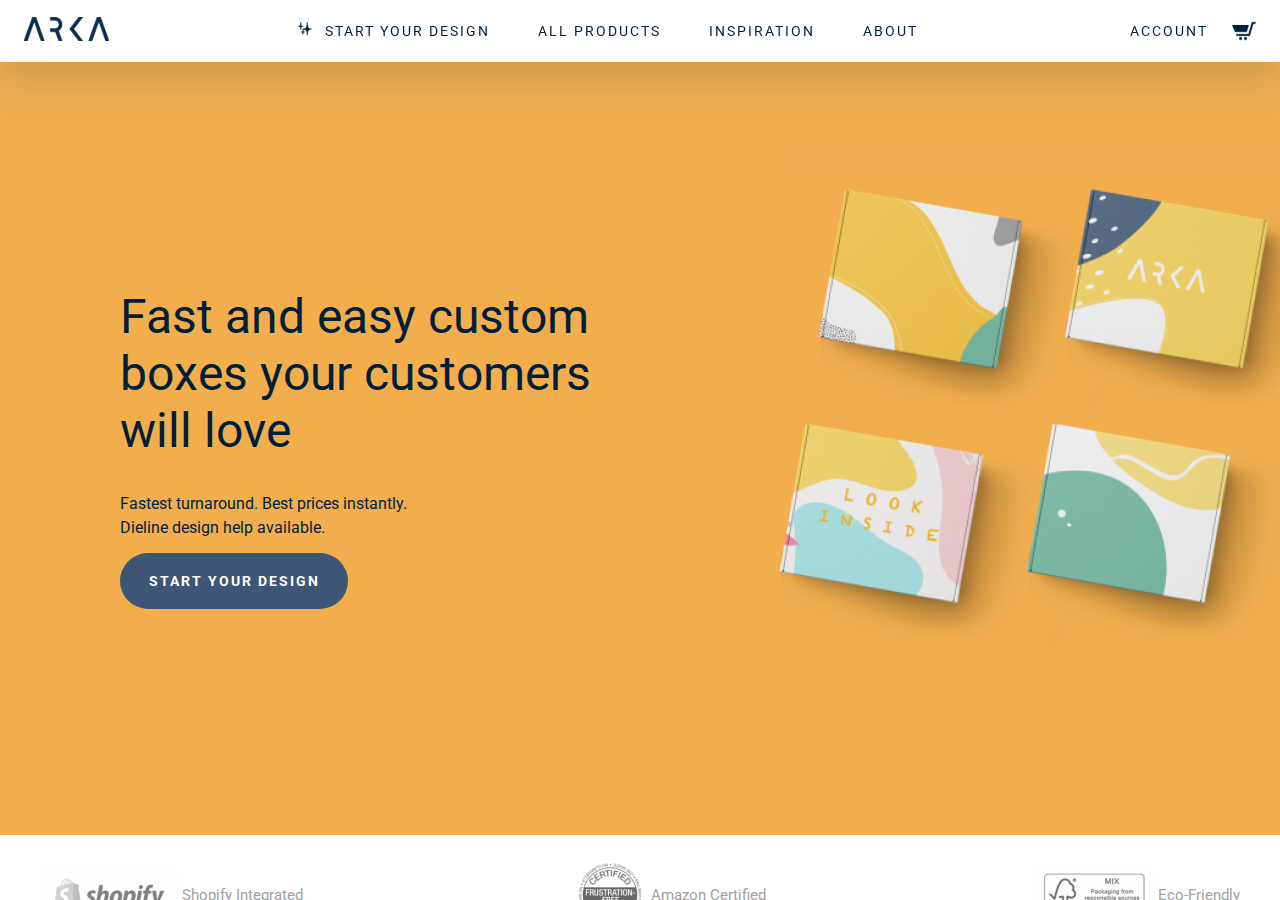
<file: index.html>
<!DOCTYPE html>
<html lang="en">
  <head>
    <meta charset="UTF-8" />
    <meta http-equiv="X-UA-Compatible" content="IE=edge" />
    <meta name="viewport" content="width=device-width, initial-scale=1.0" />
    <title>Trainee program</title>
    <link
      rel="apple-touch-icon"
      sizes="180x180"
      href="src/images/apple-touch-icon.png"
    />
    
    <link
      rel="icon"
      type="image/png"
      sizes="32x32"
      href="src/images/favicon-16x16.png"
    />
    <link
      rel="icon"
      type="image/png"
      sizes="16x16"
      href="src/images/favicon-16x16.png"
    />
    <link rel="manifest" href="src/site.webmanifest" />
    <link rel="stylesheet" href="src/css/main.css">
    <link rel="stylesheet" href="src/css/header.css">
    <link rel="stylesheet" href="src/css/footer.css">
    <link rel="stylesheet" href="src/css/hero.css">
    <link rel="stylesheet" href="src/css/content.css">
    <link rel="stylesheet" href="src/css/reviews.css">
  </head>
  <body>
    <header>
        <div class="header-logo">
            <img src="./src/images/ARCA_LOGO.svg" alt="ARCA" />
        </div>
        <div class="header-links">
            <a href="#">
                <img src="./src/images/header_decoration.svg" alt="✨" />
                start your design
            </a>
            <a href="#">all products</a>
            <a href="#">inspiration</a>
            <a href="#">about</a>
        </div>
        <div class="header-personal-links">
            <a>account</a>
            <img src="./src/images/header_cart_icon.svg" alt="shopping cart" />
        </div>
    </header>
    <div class="app">
      <main>
        <div class="hero">
          <section class="homep">
            <div class="hero-container">
            <div class="hero-image-container">
              <img src="./src/images/heroimg.png">
            </div>
            <div class="hero-content">
              <h1 class="fast-hero">
              Fast and easy custom boxes your customers will love</h1>
              <p class="fastest-hero">
              Fastest turnaround. Best prices instantly. Dieline design help available.</p>
              <button>Start your design</button>
            </div>
            </div>
          </section>
          <section class="hero-bottom-content">
            <div class="inner-wrapper">
              <div class="hero-bottom-shopify">
                <img src="./src/images/logo3.svg">
                <p>Shopify Integrated</p>
              </div>
              <div class="hero-bottom-shopify">
                <img src="./src/images/logo2.svg">
                <p>Amazon Certified</p>
              </div>
              <div class="hero-bottom-shopify">
                <img src="./src/images/logo1.svg">
                <p>Eco-Friendly</p>
              </div>
            </div>
          </section>
        </div>
            <div class="content">
          <section class="products">
            <div class="content-top-wrapper">
              <div class="content-top-container">
                <h2>Products you can customize</h2>
                <button>Browse all products</button>
              </div>
            </div>

            <div class="content-items-wrapper">

              <div class="content-items-container">
                
                <div class="content-item-container">
                  <img class="content-image-container" src="src/images/content_carton.svg" />
                  <h3 class="content-header-container">Custom Carton Boxes</h3>
                  <div class="content-description-text-container">
                    <div class="content-description-container">
                      Create a clean brand presentation with this custom
                      carton box.
                    </div>
                    <div class="content-price-container">Starting at: $10.44/unit</div>
                  </div>
                </div>
          
                <div class="content-item-container">
                  <img class="content-image-container" src="src/images/content_custom_box.svg" />
                  <h3 class="content-header-container">Custom Boxes</h3>
                  <div class="content-description-text-container">
                    <div class="content-description-container">A stylish and strong corrugated cardboard box.</div>
                    <div class="content-price-container"></div>
                  </div>
                </div>

                <div class="content-item-container">
                  <img class="content-image-container" src="src/images/content_poly.svg" />
                  <h3 class="content-header-container">Custom Polly Mailers</h3>
                  <div class="content-description-text-container">
                    <div class="content-description-container">A fully custom high quality self sealing poly mailer.</div>
                    <div class="content-price-container"></div>
                  </div>
                </div>
          
                <div class="content-item-container">
                  <img class="content-image-container" src="src/images/content_tape.svg" />
                  <h3 class="content-header-container">Custom Tape</h3>
                  <div class="content-description-text-container">
                    <div class="content-description-container"> High quality custom tape to seal your shipping boxes during delivery.</div>
                    <div class="content-price-container">Starting at: $12.16/unit</div>
                  </div>
                </div>
          
                <div class="content-item-container">
                  <img class="content-image-container" src="src/images/content_stickers.svg" />
                  <h3 class="content-header-container">Custom Stickers</h3>
                  <div class="content-description-text-container">
                    <div class="content-description-container">Add personality to your packages with custom stickers.</div>
                    <div class="content-price-container">Starting at: $0.41/unit</div>
                  </div>
                </div>
          
                <div class="content-item-container">
                  <img class="content-image-container" src="src/images/content_paper.svg" />
                  <h3 class="content-header-container">Custom Tissue Paper</h3>
                  <div class="content-description-text-container">
                    <div class="content-description-container">The perfect addition to branding your package.</div>
                    <div class="content-price-container">Starting at: $6.54/unit</div>
                  </div>
                </div>
              </div>
            </div>
            
            <div class="content-shop-wrapper">
              <div class="content-shop-container">
                <p>Need unbranded stock items?</p>
                <button>SHOP STOCK</button>
              </div>
            </div>
          </section>
          
          <section class="order-procedure">
            <div class="order-procedure-box-container">
              <div class="order-procedure-header-container">
                <h2>Fast and easy custom boxes your customers will love</h2>
              </div>
              <div class="order-procedure-items-holder">
                <div class="order-procedure-item">
                  <img src="src/images/order_you_order.svg">
                  <h3>You order</h3>
                  <p>Design and order boxes in a few clicks.</p>
                </div>
                <div class="order-procedure-item">
                  <img src="src/images/content_sweep.svg">
                  <h3>We Proof</h3>
                  <p>Approve your designs before production.</p>
                </div>
                <div class="order-procedure-item">
                  <img src="src/images/content_printer.svg">
                  <h3>We Print & Ship</h3>
                  <p>Your order gets printed and shipped with tracking.</p>
                </div>
              </div>
              <div class="order-procedure-bottom-button-container">
                <button>START YOUR DESIGN</button>
              </div>
            </div>
          </section>
          
          <section class="advantages">
            <div class="advantages-box-container">
              <div class="advantages-header-container">
                <h2>The Arka advantage</h2>
              </div>
              <div class="advantages-items-holder">
                <div class="advantages-item">
                  <img src="src/images/eco.svg">
                  <h3>Eco-Fiendly Material</h3>
                  <p>Order as little as 10, giving you the lowest minimums in the industry at the best prices.</p>
                </div>
                <div class="advantages-item">
                  <img src="src/images/content_outside_print.svg">
                  <h3>Full Outside Print</h3>
                  <p>Design what you want - no extra cost! Prices include 100% exterior print, change design whenever!</p>
                </div>
                <div class="advantages-item">
                  <img src="src/images/content_proofing.svg">
                  <h3>Proofing</h3>
                  <p>After you order, our internal designers help make sure your designs are 100% ready for printing!</p>
                </div>
              </div>
            </div>
          </section>
          
          <section class="request">
            <div class="request-box-container">
              <div class=request-items-wrapper>
                <div class="request-item-container">
                  <div class="request-item">
                    <img src="src/images/size_problem.svg">
                    <h2>Couldn't find a size you need?</h2>
                    <p>We'll work directly with you to create a fully branded packaging system.</p>
                    <button>Request a quote</button>
                  </div>
                </div>
                <div class="request-item-container">
                  <div class="request-item">
                    <img src="src/images/dieline.svg">
                    <h2>Need a free dieline template?</h2>
                    <p>Let us know what size you need and we'll email an Adobe Illustrator dieline to you within 3-4
                      business days.</p>
                    <button>Request dieline</button>
                  </div>
                </div>
              </div>
            </div>
          </section>

        </div>
            <div class="reviews">
                <h2>Merchants love ARCA</h2>
                <div class="reviews-container">
                    <div class="review">
                        <img src="./src/images/google_review.svg" alt="google" />
                    </div>
                    <div class="review">
                        <img src="./src/images/shopify_review.svg" alt="shopify" />
                    </div>
                    <div class="review">
                        <img src="./src/images/reviews_decorative_pictures_1.svg" />
                    </div>
                    <div class="review-comment">
                        <h3>
                            “Arka’s team is super fast, knowledgeable, and easy to work with - highly recommended!”
                        </h3>
                        <div class="review-comment-info">
                            <img src="./src/images/review-comment-person-1.svg" />
                            <button>their story</button>
                        </div>
                    </div>
                    <div class="review-comment">
                        <h3>
                            “I really like Arka because it’s a really nice box, I’ve gotten a lot of compliments on it.”
                        </h3>
                        <div class="review-comment-info">
                            <img src="./src/images/review_comment_person_2.svg" />
                            <button>their story</button>
                        </div>
                    </div>

                    <div class="review">
                        <img src="./src/images/reviews_decorative_pictures_2.png" alt="">
                    </div>
                    <div class="review">
                        <img src="./src/images/reviews_decorative_pictures_3.png" alt="">
                    </div>
                    <div class="review-comment">
                        <h3>
                            “I love how easily it was to customize the box, and you guys were more affordable.”
                        </h3>
                        <div class="review-comment-info">
                            <img src="./src/images/review_comment_person_3.svg" />
                            <button>their story</button>
                        </div>
                    </div>

                </div>
            </div>
        </main>
        <div class="pre-footer">
            <h2>Let`s get to it</h2>
            <ul>
              <li><a href="#" class="blue">BROWSE ALL PRODUCT</a></li>
              <li><a href="#">START Your Design</a></li>  
            </ul>          
        </div>
        <footer>
            <div class="footer-content">
                <img src="./src/images/footer-logo.svg" width="85" height="24" alt="">
                <ul>
                    <li><a href="#">Custom Design</a></li>
                    <li><a href="#">All Products</a></li>
                    <li><a href="#">Inspiration</a></li>
                    <li><a href="#">Sustainability</a></li>
                    <li><a href="#">Affiliate Program</a></li>
                    <li><a href="#">Request Custom Quote</a></li>
                    <li><a href="#">Request Dieline</a></li>
                </ul>
                <ul>
                    <li><a href="#">About Us</a></li>
                    <li><a href="#">Blog</a></li>
                    <li><a href="#">Partners</a></li>
                    <li><a href="#">Contact Us</a></li>
                    <li><a href="#">Terms & Conditions</a></li>
                </ul>
                <ul>
                    <li><a href="#">Shopify App</a></li>
                    <li><a href="#">14 Day Free Shopify Trial</a></li>
                    <li><a href="#">BigCommerce</a></li>
                    <li>
                        <ul class="social-media">
                            <li><a href="#"><img src="./src/images/fbIcon.svg" width="24" height="24" alt="facebook"></a></li>                    
                            <li><a href="#"><img src="./src/images/twitIcon.svg" width="24" height="24" alt="twitter"></a></li>    
                            <li><a href="#"><img src="./src/images/instIcon.svg" width="24" height="24" alt="instagram"></a></li>
                        </ul> 
                    </li>
                </ul>
                <div class="footer-container">
                    <form>
                        <label for="email">Get exclusive offers and tips</label>
                        <input type="email" value="Your email" id="email">
                        <button>Join Instantly</button>
                    </form>
                </div>    
            </div>
        </footer>
    </div>
         </div>
</body>
</html>
</file>
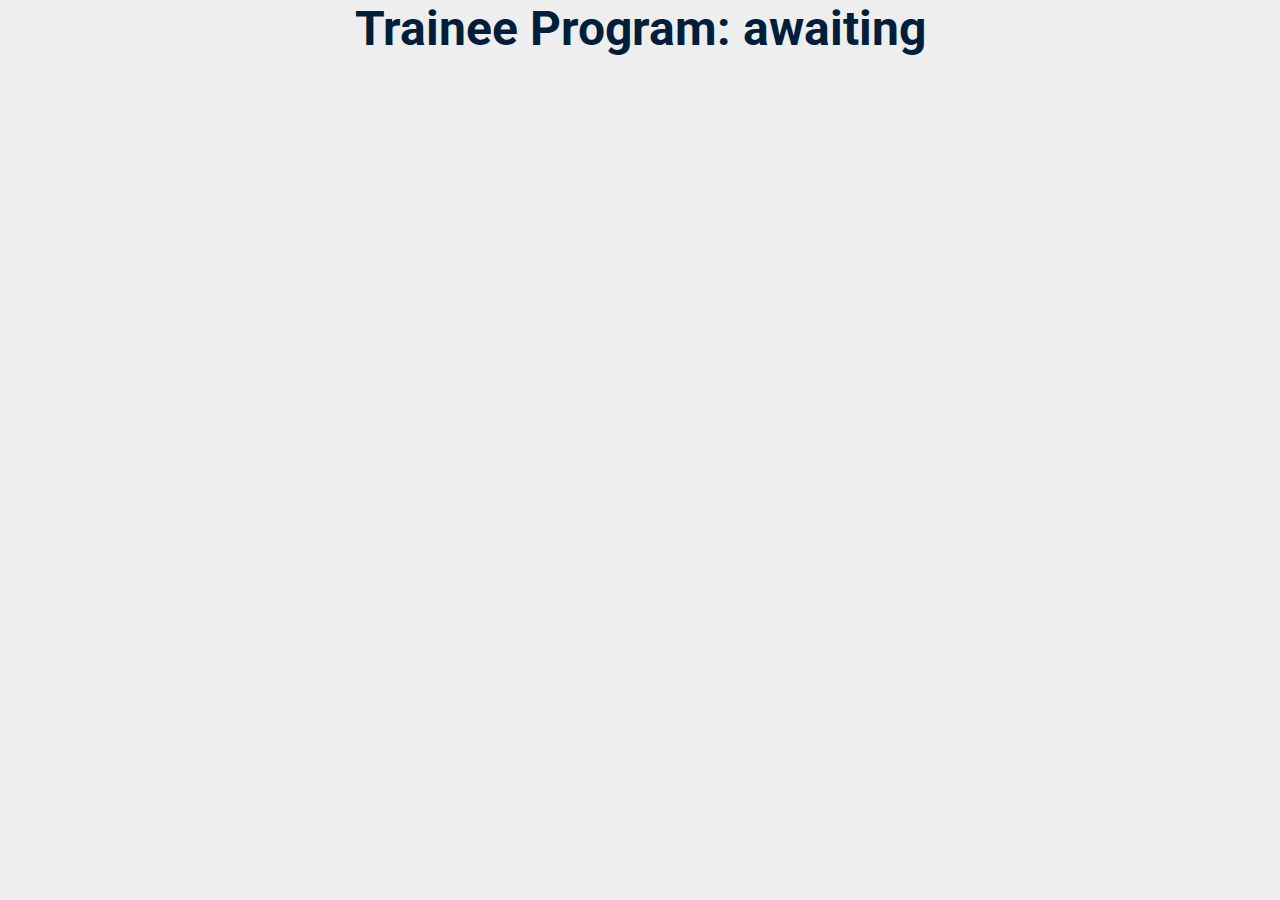
<file: src/index.html>
<!DOCTYPE html>
<html lang="en">

<head>
    <meta charset="UTF-8">
    <meta http-equiv="X-UA-Compatible" content="IE=edge">
    <meta name="viewport" content="width=device-width, initial-scale=1.0">
    <title>Trainee program/1</title>
    <link rel="apple-touch-icon" sizes="180x180" href="./images/apple-touch-icon.png">
    <link rel="icon" type="image/png" sizes="32x32" href="./images/favicon-16x16.png">
    <link rel="icon" type="image/png" sizes="16x16" href="./images/favicon-16x16.png">
    <link rel="manifest" href="./site.webmanifest">
    <link rel="stylesheet" href="./css/main.css">
</head>

<body>
    <h1>Trainee Program: awaiting</h1>
    <div class="app">
        <div class="header"></div>
        <div class="hero"></div>
        <div class="content"></div>
        <div class="footer"></div>
    </div>
</body>

</html>
</file>
<file: src/css/main.css>
@import url('https://fonts.googleapis.com/css2?family=Roboto:wght@400;700&display=swap');

:root {
    --button-dark-color: #3D5675;
    --soft-black: #011F3A;
    --button-light-color: #F2F2F2;
}

::-webkit-scrollbar {
    width: 8px;
}

::-webkit-scrollbar-track {
    background: #f1f1f1;
}

::-webkit-scrollbar-thumb {
    background: rgb(152, 152, 152);
    border-radius: 100px;
    margin-top: 62px;
}

::-webkit-scrollbar-thumb:hover {
    background: rgb(119, 118, 118);
}

* {
    box-sizing: border-box;
    padding: 0;
    margin: 0;
    font-family: 'Roboto', sans-serif;
}

body {
    background: #EEEEEE;
    overflow: hidden;
}

h1,h2,h3, button {
    font-weight: 700;
    text-align: center;
    color: #011F3A;
}

h1 {
    font-size: 48px;
}

h2 {
    font-size: 32px;
}

h3{
    font-weight: 400;
}

p li,
a {
    font-weight: 400;
    color: var(--soft-black);
    text-decoration: none;
}

a{
    font-size: 14px;
    line-height: 18px;
}

p {
    line-height: 24px;
    font-size: 16px;
}

button {
    font-size: 14px;
    text-transform: uppercase;
    outline: none;
    border: 0;
    min-width: 110px;
    cursor: pointer;
}
.app{
    overflow:auto; 
    position:absolute;
    top: 62px; 
    left:0;
    right:0; 
    bottom:0;
}
</file>
<file: src/css/header.css>
header {
    position: fixed;
    top: 0;
    z-index: 100;
    width: 100%;
    height: 62px;
    background-color: white;
    padding: 24px;
    display: flex;
    justify-content: space-between;
    align-items: center;
    box-shadow: 0px 14px 44px rgba(84, 84, 84, 0.25);
}

.header-links, .header-personal-links{
    display: flex;
    align-items: center;
    justify-content: space-evenly;
}
.header-links > a, .header-personal-links > a {
    text-transform: uppercase;
    letter-spacing: 2px;
    margin: 24px;
    cursor: pointer;
    transition: all 0.2s ease-in;
    border-bottom: none;
}
.header-personal-links img{
    cursor: pointer;
}
.header-links a img{
    margin-right: 8px;
}
.header-links > a:hover, .header-personal-links > a:hover{
    text-decoration:underline;
}
</file>
<file: src/css/footer.css>
footer {
    background:#F2F3F4;
    height: 365px;
    width: 100%;
    padding: 60px 0;
}

footer .footer-content { 
    width: 1200px;
    margin: 0 auto;
    display: flex; 
    flex-direction: row;
    justify-content: space-between;
}

footer .footer-content ul li a  {
    height: 18px;
    line-height: 18px;
    color:var(--soft-black);
}

footer .footer-content ul {
    list-style: none;
    margin: 0;
    padding: 0;
}

footer .footer-content ul li {
    margin: 0;
    padding: 0 0 17px;
}

.footer-container form {
    display: flex;
    flex-direction: column;
    align-items: flex-start;
}

.footer-container button {
    height: 44px;
    width: 187px;
    background: var(--button-dark-color);
    border-radius: 44px;
    color: white;
}

.footer-container input {
    border: none;
    background-color: white;
    border-radius: 44px;
    height: 36px;
    width: 280px;
    color: #3D567566;
    padding: 8px;
    margin: 12px 0;
}

.footer-content ul.social-media {
    display: flex;
    flex-direction: row;
    justify-content: flex-start;
}

.footer-content ul.social-media li{
    margin-right: 11px;
}
   
.footer-content ul.social-media li a img {
    margin: 0;
}

.pre-footer {
    display: flex;
    flex-direction: column;
    align-items: center;
    width: 100%;
    padding: 120px 0 137px;
    background:#EEEEEE;
}

.pre-footer h2 {
    color:#011F3A;
    margin-bottom: 55px;
}

.pre-footer ul {
    list-style: none;
    display: flex;
    flex-direction: row;
}

.pre-footer ul a {
    margin: 0 6px;
    text-align: center;
    display: block;
    padding: 12px 25px;
    height: 44px;
    width: 247px;
    background: #FFFFFF;
    border-radius: 44px;
    color:#3D5675   
}

.pre-footer ul a.blue {
    background:#3D5675; 
    color:#FFFFFF;
}
</file>
<file: src/css/hero.css>
.homep{
    padding: 226px 120px ;
    background-color: #F2AE4D;
    min-height: 750px;
}

.hero-container{
    max-width: 480px;
    text-align: left;
    font-weight: 400px;
    font-size: 50px;
}

.hero-container button{
    background-color: #3D5675;
    color: #FFFFFF;
    border-radius: 44px;
    height: 56px;
    width: 228px;
    letter-spacing: 2px;
}


.hero-image-container{
    position: absolute;
    right: 0;
    top: 87px;
}

.fast-hero{
    text-align: left;
    margin-bottom: 33px;
    font-weight: 400;
}

.fastest-hero{
    max-width: 290px;
    color: #011F3A;
    font-size: 16px;
}

.hero-bottom-content{
    background-color: #FFFFFF;
}

.hero-bottom-content .inner-wrapper{
    width: 1200px;
    margin: 0 auto;
    display: flex;
    flex-direction: row;
    align-items: center;
    justify-content: space-between;
    height: 120px; 
}

.hero-bottom-shopify{
    display: flex;
    flex-direction: row;
    align-items: center;
}

.hero-bottom-shopify p{
    color:#A1A1A1;
    font-size: 15px;   
}
</file>
<file: src/css/content.css>
.content-top-wrapper {  
    display: flex;
    justify-content: center;
}

.content-top-container {  
    display: flex;
    flex-direction: row;
    justify-content: space-between;
    width: 1200px;
    height: 44px;
    margin: 57px 120px;
}

.content-top-container h2 {   
    font-weight: 400;
    color: var(--soft-black);
}

.content-top-container button {   
    background-color: var(--button-dark-color);
    color: #ffffff;
    width: 247px;
    height: 44px;
    border-radius: 44px;
    letter-spacing: 2px
}

.content-items-wrapper {    
    display: flex;
    justify-content: center;
}

.content-items-container {  
    display: flex;
    flex-direction: row;
    flex-wrap: wrap;
    justify-content: center;
    width: 1200px;
}

.content-item-container {  
    width: 400px;
    height: 450px;
    background-color: #ffffff;
    border: solid 2px #EEEEEE;
}

.content-image-container {
    margin-bottom: 24px;
}

.content-header-container { 
    padding: 8px 25px;
    text-align: left;
}

.content-description-text-container {
    padding-inline: 25px;
    display: flex;
    flex-direction: row;
    justify-content: space-between;
}

.content-description-container {    
    max-width: 215px;
    color: #777777;
    line-height: 24px;
}

.content-price-container {
    display: flex;
    flex-direction: column;
    color: #A1A1A1;
    align-items: center;
    text-align: right;
    max-height: fit-content;
    max-width: 100px;
    line-height: 24px;
}

.content-shop-wrapper { 
    display: flex;
    justify-content: center;
    margin: 56px;
}

.content-shop-container {   
    display: flex;
    flex-direction: row;
    justify-content: space-between;
    width: 385px;
}

.content-shop-container button {   
    background-color: #ffffff;
    color: var(--button-dark-color);
    width: 158px;
    height: 44px;
    border-radius: 44px;
    font-weight: 700;
    letter-spacing: 2px;
}

.content-shop-container p { 
    color: #A1A1A1;
    line-height: 44px;
    vertical-align: middle;
}

.order-procedure {  
    display: flex;
    justify-content: center;
}

.order-procedure-box-container { 
    background-color: #72BDA3;   
    min-width: 1200px;
    width: 1200px;
    height: 780px;
    margin: 70px 120px;
}

.order-procedure-header-container { 
    height: 40px;
    margin-top: 88px;
}

.order-procedure-header-container h2 { 
    font-weight: 500;
}

.order-procedure-items-holder { 
    max-width: 1200px;
    height: 400px;
    display: flex;
    justify-content: space-around;
    margin-block: 70px;
}

.order-procedure-item { 
    width: 300px;
    height: 400px;
    display: flex;
    flex-direction: column;
    text-align: center;
    padding: 15px;
}

.order-procedure-item h3 { 
    padding: 10px;
}

.order-procedure-item p {   
    color: var(--button-dark-color)
}
 
.order-procedure-bottom-button-container {  
    display: flex;
    justify-content: center;
}

.order-procedure-bottom-button-container button{  
    background-color: var(--button-dark-color);
    color: #ffffff;
    width: 220px;
    height: 44px;
    border-radius: 44px;
    letter-spacing: 2px
}

.advantages {   
    display: flex;
    justify-content: center;
}

.advantages-box-container { 
    width: 1200px;
    height: 630px;
    margin: 70px 120px;
}

.advantages-header-container {  
    margin-bottom: 80px;
}

.advantages-header-container h2 {  
    text-align: left;
}



.advantages-items-holder {  
    width: 1200px;
    height: 420px;
    display: flex;
    justify-content: space-between;
}

.advantages-item { 
    width: 260px;
    height: 420px; 
    display: flex;
    flex-direction: column;
}

.advantages-item p {    
    color: #A1A1A1;
}

.advantages-item h3 {   
    margin-block: 12px;
    text-align: left;
}

.request {  
    display: flex;
    justify-content: center;
}

.request-box-container {
    width: 1200px;
    height: 610px;
    display: flex;
    margin: 60px 120px;
    background-color: #FFCA3A;
    align-items: center;
}

.request-items-wrapper{
    width: 1200px;
    height: 410px;
    display: flex;
    flex-direction: row;
}

.request-item-container:first-of-type { 
    border-right: solid 1px #A1A1A1;
}

.request-item-container {   
    width: 600px;
    height: 410px; 
    display: flex;
    justify-content: center;
    
}

.request-item { 
    width: 360px;
    height: 410px;
    display: flex;
    flex-direction: column;
    align-items: center;
    text-align: center;
}

.request-item h2 {  
    font-size: 24px;
    color: var(--soft-black);
    margin-block: 20px;
}

.request-item p {   
    color: var(--button-dark-color);
}

.request-item button {  
    background-color: #ffffff;
    width: 200px;
    height: 44px;
    border-radius: 44px;
    margin-block: 10px;
}

div.request:last-child { border-width: 1px 0 0 0; }
</file>
<file: src/css/reviews.css>
.reviews h2{
    margin-top: 42px;
}
.reviews-container{
    width: 1024px;
    height: 1174px;
    background-color: white;
    margin: auto;
    display: flex;
    flex-wrap: wrap;
    margin-top: 42px;
}

.review{
    width: 500px;
    height: 300px;
    display: flex;
    justify-content: center;
    align-items: center;
}

.review img {
    max-width: 500px;
}

.review-comment{
    width: 50%;
    height: 300px;
    display: flex;
    flex-direction: column;
    align-items: center;
    justify-content: center;
}

.review-comment h3 {
    font-size: 24px;
    line-height: 32px;
    max-width: 400px;
    padding: 12px;
}

.review-comment-info{
    display: flex;
    justify-content: space-evenly;
    align-items: center;
    width: 400px;
}

.review-comment-info button{
    width: 160px;
    height: 44px;
    border-radius: 44px;
    color: var(--button-dark-color);
    background-color: var(--button-light-color);
    font-weight: 400;
    cursor: pointer;
}
</file>
